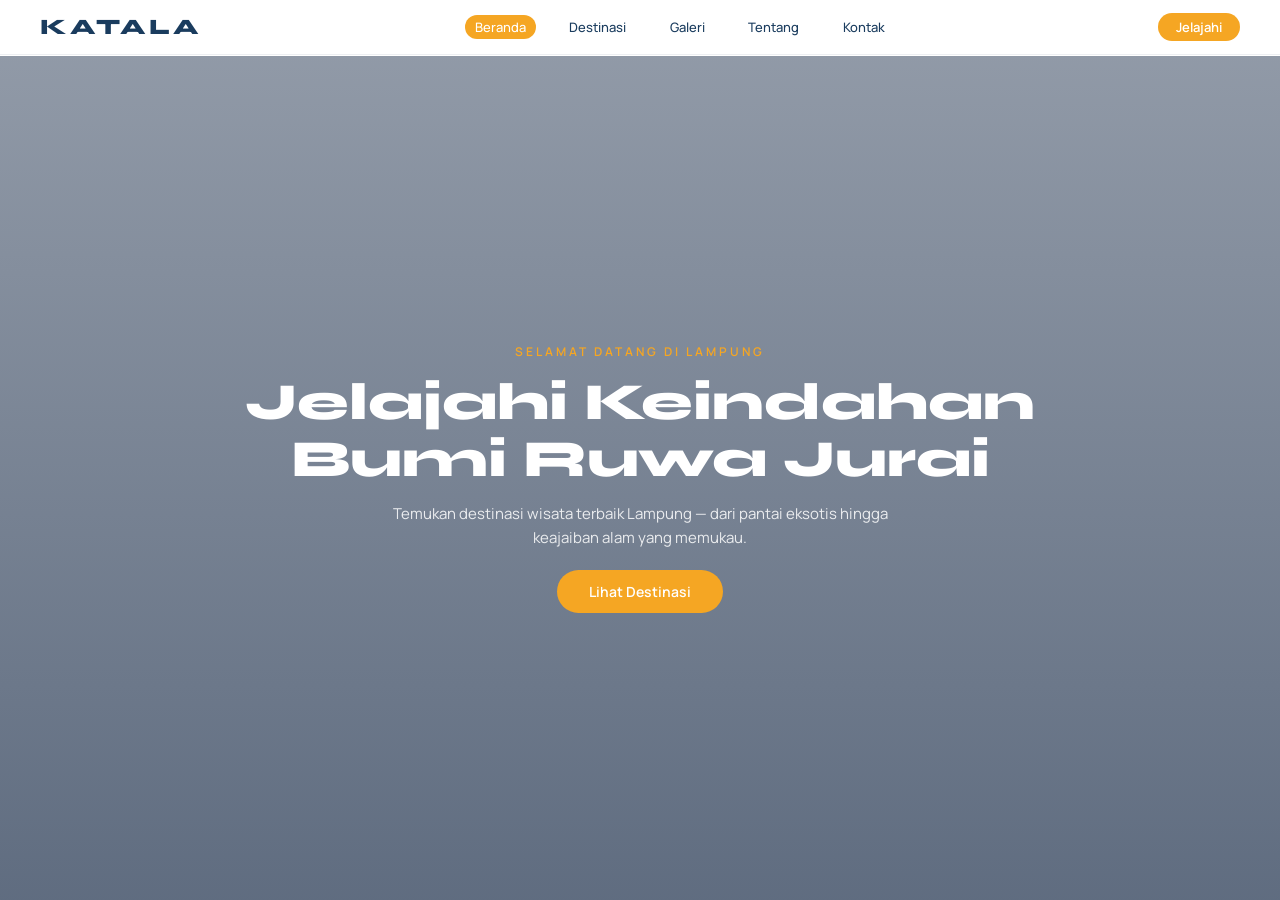
<file: index.html>
<!DOCTYPE html>
<html lang="id">
<head>
    <meta charset="UTF-8">
    <meta name="viewport" content="width=device-width, initial-scale=1.0">
    <link href="index.css" rel="stylesheet"/>
    <title>Katala - Jelajahi Lampung</title>
</head>
<body>
    <nav>
        <div class="logo">KATALA</div>
        <div class="nav-link">
            <a href="index.html" class="nav-active">Beranda</a>
            <a href="destinasi.html">Destinasi</a>
            <a href="galeri.html">Galeri</a>
            <a href="about.html">Tentang</a>
            <a href="kontak.html">Kontak</a>
        </div>
        <button class="ct">Jelajahi</button>
    </nav>

    <div class="page">
        <section class="hero">
            <div class="hero-overlay"></div>
            <div class="hero-content">
                <p class="hero-sub">Selamat Datang di Lampung</p>
                <h1 class="hero-title">Jelajahi Keindahan<br>Bumi Ruwa Jurai</h1>
                <p class="hero-desc">Temukan destinasi wisata terbaik Lampung — dari pantai eksotis hingga keajaiban alam yang memukau.</p>
                <a href="destinasi.html"><button class="hero-btn">Lihat Destinasi</button></a>
            </div>
        </section>
    </div>
</body>
</html>
</file>
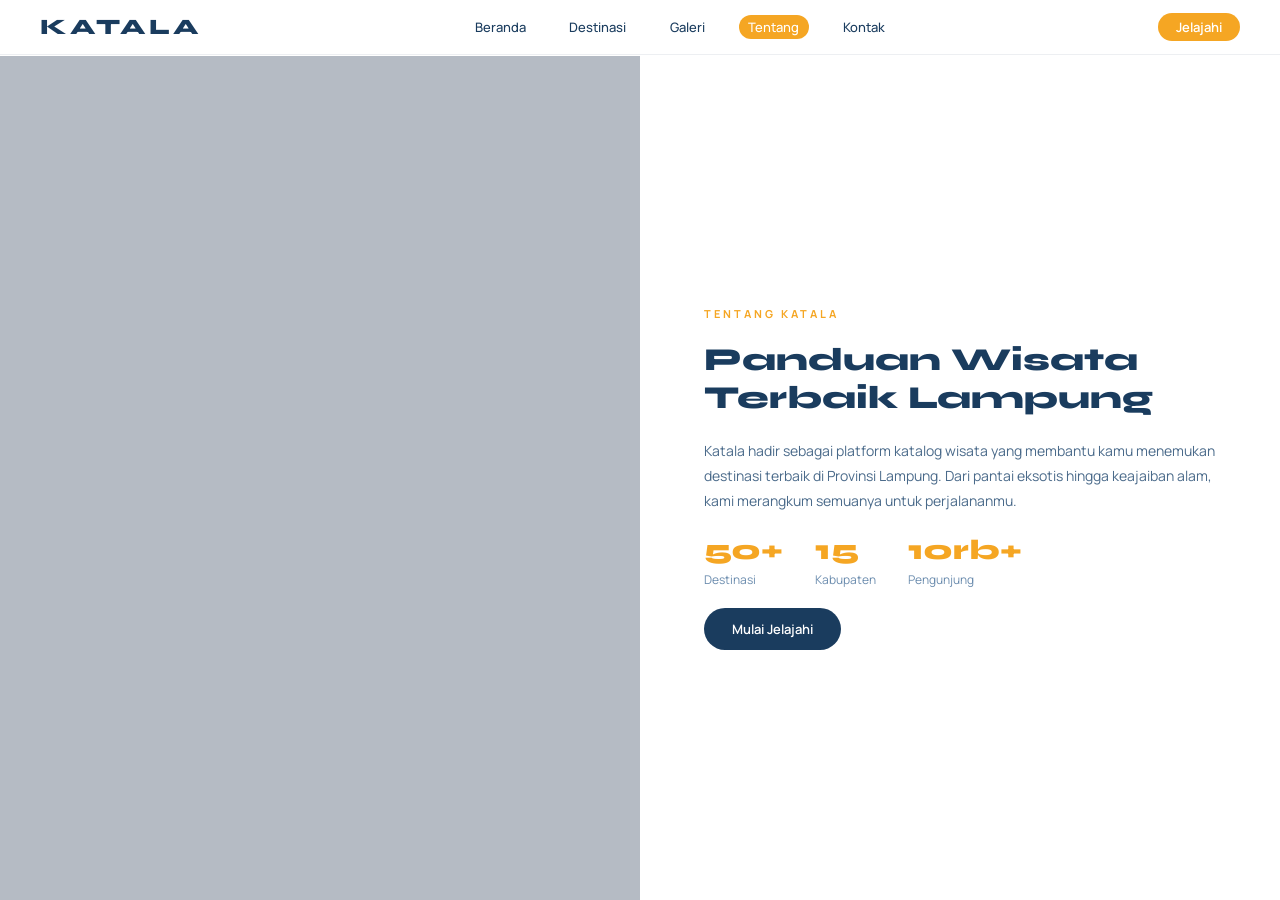
<file: about.html>
<!DOCTYPE html>
<html lang="id">
<head>
    <meta charset="UTF-8">
    <meta name="viewport" content="width=device-width, initial-scale=1.0">
    <link href="about.css" rel="stylesheet"/>
    <title>Tentang - Katala</title>
</head>
<body>
    <nav>
        <div class="logo">KATALA</div>
        <div class="nav-link">
            <a href="index.html">Beranda</a>
            <a href="destinasi.html">Destinasi</a>
            <a href="galeri.html">Galeri</a>
            <a href="about.html" class="nav-active">Tentang</a>
            <a href="kontak.html">Kontak</a>
        </div>
        <button class="ct">Jelajahi</button>
    </nav>

    <div class="page">
        <div class="about-page">
            <div class="about-img-side">
                <div class="about-img-overlay"></div>
            </div>
            <div class="about-text-side">
                <p class="about-tag">Tentang Katala</p>
                <h1 class="about-title">Panduan Wisata<br>Terbaik Lampung</h1>
                <p class="about-desc">Katala hadir sebagai platform katalog wisata yang membantu kamu menemukan destinasi terbaik di Provinsi Lampung. Dari pantai eksotis hingga keajaiban alam, kami merangkum semuanya untuk perjalananmu.</p>
                <div class="about-stats">
                    <div class="stat">
                        <p class="stat-num">50+</p>
                        <p class="stat-label">Destinasi</p>
                    </div>
                    <div class="stat">
                        <p class="stat-num">15</p>
                        <p class="stat-label">Kabupaten</p>
                    </div>
                    <div class="stat">
                        <p class="stat-num">10rb+</p>
                        <p class="stat-label">Pengunjung</p>
                    </div>
                </div>
                <a href="destinasi.html"><button class="about-btn">Mulai Jelajahi</button></a>
            </div>
        </div>
    </div>
</body>
</html>
</file>
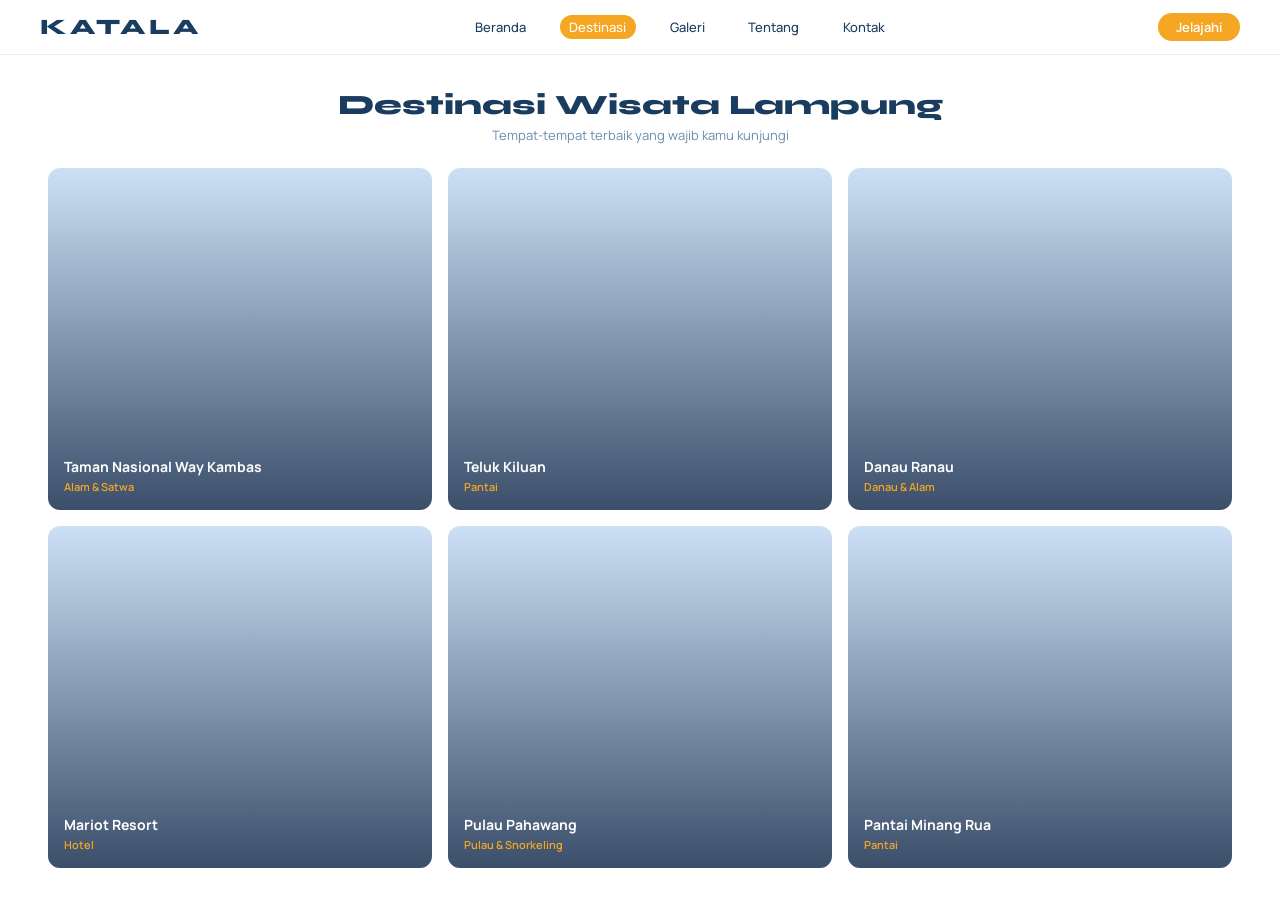
<file: destinasi.html>
<!DOCTYPE html>
<html lang="id">
<head>
    <meta charset="UTF-8">
    <meta name="viewport" content="width=device-width, initial-scale=1.0">
    <link href="destinasi.css" rel="stylesheet"/>
    <title>Destinasi - Katala</title>
</head>
<body>
    <nav>
        <div class="logo">KATALA</div>
        <div class="nav-link">
            <a href="index.html">Beranda</a>
            <a href="destinasi.html" class="nav-active">Destinasi</a>
            <a href="galeri.html">Galeri</a>
            <a href="about.html">Tentang</a>
            <a href="kontak.html">Kontak</a>
        </div>
        <button class="ct">Jelajahi</button>
    </nav>

    <div class="page">
        <div class="destinasi-page">
            <div class="page-header">
                <h1 class="page-title">Destinasi Wisata Lampung</h1>
                <p class="page-sub">Tempat-tempat terbaik yang wajib kamu kunjungi</p>
            </div>
            <div class="destinasi-grid">
                <div class="dest-card">
                    <div class="dest-img" style="background-image: url(https://static.republika.co.id/uploads/images/inpicture_slide/tiga-ekor-gajah-sumatra-elephas-maximus-sumatranus-jinak-yang_201222230353-454.jpg);"></div>
                    <div class="dest-overlay"></div>
                    <div class="dest-info">
                        <p class="dest-name">Taman Nasional Way Kambas</p>
                        <p class="dest-tag">Alam & Satwa</p>
                    </div>
                </div>
                <div class="dest-card">
                    <div class="dest-img" style="background-image: url(https://i.pinimg.com/1200x/42/0f/18/420f18b50910f004c21e5b44c433cdfd.jpg);"></div>
                    <div class="dest-overlay"></div>
                    <div class="dest-info">
                        <p class="dest-name">Teluk Kiluan</p>
                        <p class="dest-tag">Pantai</p>
                    </div>
                </div>
                <div class="dest-card">
                    <div class="dest-img" style="background-image: url(https://nusantarainfo.com/wp-content/uploads/2023/04/Alun-Alun-Danau-Ranau.png);"></div>
                    <div class="dest-overlay"></div>
                    <div class="dest-info">
                        <p class="dest-name">Danau Ranau</p>
                        <p class="dest-tag">Danau & Alam</p>
                    </div>
                </div>
                <div class="dest-card">
                    <div class="dest-img" style="background-image: url(https://i.pinimg.com/736x/74/b5/c0/74b5c067e22fd48bc5242b081e479033.jpg);"></div>
                    <div class="dest-overlay"></div>
                    <div class="dest-info">
                        <p class="dest-name">Mariot Resort</p>
                        <p class="dest-tag">Hotel</p>
                    </div>
                </div>
                <div class="dest-card">
                    <div class="dest-img" style="background-image: url(https://i.pinimg.com/736x/f7/3c/66/f73c666e0a04e03a43a609a07384853b.jpg);"></div>
                    <div class="dest-overlay"></div>
                    <div class="dest-info">
                        <p class="dest-name">Pulau Pahawang</p>
                        <p class="dest-tag">Pulau & Snorkeling</p>
                    </div>
                </div>
                <div class="dest-card">
                    <div class="dest-img" style="background-image: url(https://i.pinimg.com/1200x/b4/fc/6c/b4fc6ccd210ade0ea34fa2821a1feda1.jpg);"></div>
                    <div class="dest-overlay"></div>
                    <div class="dest-info">
                        <p class="dest-name">Pantai Minang Rua </p>
                        <p class="dest-tag">Pantai</p>
                    </div>
                </div>
            </div>
        </div>
    </div>
</body>
</html>
</file>
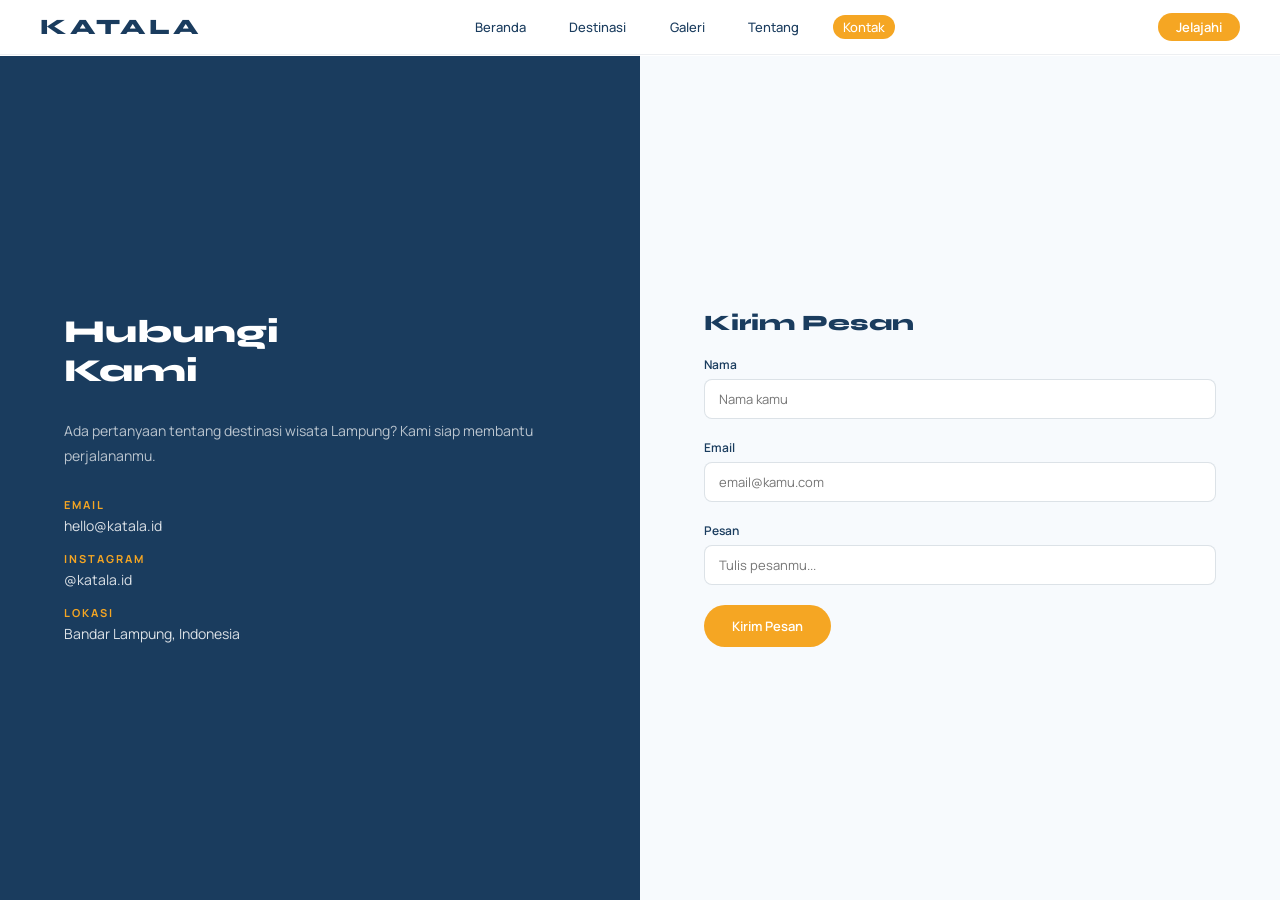
<file: kontak.html>
<!DOCTYPE html>
<html lang="id">
<head>
    <meta charset="UTF-8">
    <meta name="viewport" content="width=device-width, initial-scale=1.0">
    <link href="kontak.css" rel="stylesheet"/>
    <title>Kontak - Katala</title>
</head>
<body>
    <nav>
        <div class="logo">KATALA</div>
        <div class="nav-link">
            <a href="index.html">Beranda</a>
            <a href="destinasi.html">Destinasi</a>
            <a href="galeri.html">Galeri</a>
            <a href="about.html">Tentang</a>
            <a href="kontak.html" class="nav-active">Kontak</a>
        </div>
        <button class="ct">Jelajahi</button>
    </nav>

    <div class="page">
        <div class="kontak-page">
            <div class="kontak-left">
                <h1 class="kontak-title">Hubungi<br>Kami</h1>
                <p class="kontak-desc">Ada pertanyaan tentang destinasi wisata Lampung? Kami siap membantu perjalananmu.</p>
                <div class="kontak-info-list">
                    <div class="kontak-info-item">
                        <p class="kontak-info-label">Email</p>
                        <p class="kontak-info-value">hello@katala.id</p>
                    </div>
                    <div class="kontak-info-item">
                        <p class="kontak-info-label">Instagram</p>
                        <p class="kontak-info-value">@katala.id</p>
                    </div>
                    <div class="kontak-info-item">
                        <p class="kontak-info-label">Lokasi</p>
                        <p class="kontak-info-value">Bandar Lampung, Indonesia</p>
                    </div>
                </div>
            </div>
            <div class="kontak-right">
                <h2 class="kontak-form-title">Kirim Pesan</h2>
                <div class="kontak-form-group">
                    <label class="kontak-label">Nama</label>
                    <input class="kontak-input" type="text" placeholder="Nama kamu">
                </div>
                <div class="kontak-form-group">
                    <label class="kontak-label">Email</label>
                    <input class="kontak-input" type="email" placeholder="email@kamu.com">
                </div>
                <div class="kontak-form-group">
                    <label class="kontak-label">Pesan</label>
                    <input class="kontak-input" type="text" placeholder="Tulis pesanmu...">
                </div>
                <button class="kontak-btn">Kirim Pesan</button>
            </div>
        </div>
    </div>
</body>
</html>
</file>
<file: index.css>
@import url('https://fonts.googleapis.com/css2?family=Manrope:wght@200..800&display=swap');
@import url('https://fonts.googleapis.com/css2?family=Syne:wght@700;800&display=swap');

* {
    font-family: "Manrope", sans-serif;
    box-sizing: border-box;
    margin: 0;
    padding: 0;
}

body {
    background: #ffffff;
    color: #1a3c5e;
    height: 100vh;
    overflow: hidden;
}

nav {
    display: flex;
    justify-content: space-between;
    align-items: center;
    padding: 0.8em 2.5em;
    position: fixed;
    top: 0;
    width: 100%;
    background: rgba(255,255,255,0.92);
    backdrop-filter: blur(10px);
    border-bottom: 1px solid rgba(26,60,94,0.08);
    z-index: 1000;
}

.logo {
    font-family: "Syne", sans-serif;
    font-size: 22px;
    font-weight: 800;
    color: #1a3c5e;
    letter-spacing: 3px;
}

.nav-link {
    display: flex;
    gap: 24px;
}

.nav-link a {
    color: #1a3c5e;
    text-decoration: none;
    font-size: 13px;
    font-weight: 500;
    border-radius: 999px;
    padding: 0.2em 0.75em;
    transition: 0.2s;
}

.nav-link a:hover {
    background-color: #1a3c5e;
    color: #ffffff;
}

.nav-link a.nav-active {
    background-color: #f5a623;
    color: #ffffff;
}

button.ct {
    background-color: #f5a623;
    color: white;
    border-radius: 999px;
    padding: 0.4em 1.4em;
    font-size: 13px;
    border: none;
    cursor: pointer;
    font-weight: 600;
    transition: 0.2s;
}

button.ct:hover {
    background-color: #e09510;
}

.page {
    height: 100vh;
    padding-top: 56px;
    display: flex;
    flex-direction: column;
}

.hero {
    flex: 1;
    background-image: url(https://i.pinimg.com/1200x/c8/68/43/c868435957790a0a5947501d864f6f12.jpg);
    background-size: cover;
    background-position: center;
    position: relative;
    display: flex;
    align-items: center;
    justify-content: center;
}

.hero-overlay {
    position: absolute;
    inset: 0;
    background: linear-gradient(to bottom, rgba(10,30,60,0.45), rgba(10,30,60,0.65));
}

.hero-content {
    position: relative;
    text-align: center;
    color: white;
    display: flex;
    flex-direction: column;
    align-items: center;
    gap: 14px;
    padding: 0 2em;
}

.hero-sub {
    font-size: 12px;
    letter-spacing: 3px;
    text-transform: uppercase;
    color: #f5a623;
    font-weight: 600;
}

.hero-title {
    font-family: "Syne", sans-serif;
    font-size: 52px;
    font-weight: 800;
    line-height: 1.1;
    color: #ffffff;
}

.hero-desc {
    font-size: 15px;
    color: rgba(255,255,255,0.85);
    max-width: 500px;
    line-height: 1.6;
}

.hero-btn {
    background-color: #f5a623;
    color: white;
    border: none;
    border-radius: 999px;
    padding: 12px 32px;
    font-size: 14px;
    font-weight: 600;
    cursor: pointer;
    transition: 0.2s;
    margin-top: 6px;
}

.hero-btn:hover {
    background-color: #e09510;
}
</file>
<file: about.css>
@import url('https://fonts.googleapis.com/css2?family=Manrope:wght@200..800&display=swap');
@import url('https://fonts.googleapis.com/css2?family=Syne:wght@700;800&display=swap');

* {
    font-family: "Manrope", sans-serif;
    box-sizing: border-box;
    margin: 0;
    padding: 0;
}

body {
    background: #ffffff;
    color: #1a3c5e;
    height: 100vh;
    overflow: hidden;
}

nav {
    display: flex;
    justify-content: space-between;
    align-items: center;
    padding: 0.8em 2.5em;
    position: fixed;
    top: 0;
    width: 100%;
    background: rgba(255,255,255,0.92);
    backdrop-filter: blur(10px);
    border-bottom: 1px solid rgba(26,60,94,0.08);
    z-index: 1000;
}

.logo {
    font-family: "Syne", sans-serif;
    font-size: 22px;
    font-weight: 800;
    color: #1a3c5e;
    letter-spacing: 3px;
}

.nav-link {
    display: flex;
    gap: 24px;
}

.nav-link a {
    color: #1a3c5e;
    text-decoration: none;
    font-size: 13px;
    font-weight: 500;
    border-radius: 999px;
    padding: 0.2em 0.75em;
    transition: 0.2s;
}

.nav-link a:hover {
    background-color: #1a3c5e;
    color: #ffffff;
}

.nav-link a.nav-active {
    background-color: #f5a623;
    color: #ffffff;
}

button.ct {
    background-color: #f5a623;
    color: white;
    border-radius: 999px;
    padding: 0.4em 1.4em;
    font-size: 13px;
    border: none;
    cursor: pointer;
    font-weight: 600;
    transition: 0.2s;
}

button.ct:hover {
    background-color: #e09510;
}

.page {
    height: 100vh;
    padding-top: 56px;
    display: flex;
    flex-direction: column;
}

.about-page {
    flex: 1;
    display: grid;
    grid-template-columns: 1fr 1fr;
}

.about-img-side {
    background-image: url(https://i.pinimg.com/736x/a3/7f/d8/a37fd84c06d58653ae9612d04b7d9562.jpg);
    background-size: cover;
    background-position: center;
    position: relative;
}

.about-img-overlay {
    position: absolute;
    inset: 0;
    background: rgba(10,30,60,0.3);
}

.about-text-side {
    display: flex;
    flex-direction: column;
    justify-content: center;
    padding: 4em;
    gap: 20px;
}

.about-tag {
    font-size: 11px;
    font-weight: 700;
    letter-spacing: 3px;
    color: #f5a623;
    text-transform: uppercase;
}

.about-title {
    font-family: "Syne", sans-serif;
    font-size: 32px;
    font-weight: 800;
    color: #1a3c5e;
    line-height: 1.2;
}

.about-desc {
    font-size: 14px;
    color: #4a6a8a;
    line-height: 1.8;
}

.about-stats {
    display: flex;
    gap: 32px;
}

.stat {
    display: flex;
    flex-direction: column;
    gap: 4px;
}

.stat-num {
    font-family: "Syne", sans-serif;
    font-size: 28px;
    font-weight: 800;
    color: #f5a623;
}

.stat-label {
    font-size: 12px;
    color: #6b8cae;
}

.about-btn {
    background-color: #1a3c5e;
    color: white;
    border: none;
    border-radius: 999px;
    padding: 12px 28px;
    font-size: 13px;
    font-weight: 600;
    cursor: pointer;
    width: fit-content;
    transition: 0.2s;
}

.about-btn:hover {
    background-color: #f5a623;
}
</file>
<file: destinasi.css>
@import url('https://fonts.googleapis.com/css2?family=Manrope:wght@200..800&display=swap');
@import url('https://fonts.googleapis.com/css2?family=Syne:wght@700;800&display=swap');

* {
    font-family: "Manrope", sans-serif;
    box-sizing: border-box;
    margin: 0;
    padding: 0;
}

body {
    background: #ffffff;
    color: #1a3c5e;
    height: 100vh;
    overflow: hidden;
}

nav {
    display: flex;
    justify-content: space-between;
    align-items: center;
    padding: 0.8em 2.5em;
    position: fixed;
    top: 0;
    width: 100%;
    background: rgba(255,255,255,0.92);
    backdrop-filter: blur(10px);
    border-bottom: 1px solid rgba(26,60,94,0.08);
    z-index: 1000;
}

.logo {
    font-family: "Syne", sans-serif;
    font-size: 22px;
    font-weight: 800;
    color: #1a3c5e;
    letter-spacing: 3px;
}

.nav-link {
    display: flex;
    gap: 24px;
}

.nav-link a {
    color: #1a3c5e;
    text-decoration: none;
    font-size: 13px;
    font-weight: 500;
    border-radius: 999px;
    padding: 0.2em 0.75em;
    transition: 0.2s;
}

.nav-link a:hover {
    background-color: #1a3c5e;
    color: #ffffff;
}

.nav-link a.nav-active {
    background-color: #f5a623;
    color: #ffffff;
}

button.ct {
    background-color: #f5a623;
    color: white;
    border-radius: 999px;
    padding: 0.4em 1.4em;
    font-size: 13px;
    border: none;
    cursor: pointer;
    font-weight: 600;
    transition: 0.2s;
}

button.ct:hover {
    background-color: #e09510;
}

.page {
    height: 100vh;
    padding-top: 56px;
    display: flex;
    flex-direction: column;
}

.destinasi-page {
    flex: 1;
    display: flex;
    flex-direction: column;
    padding: 2em 3em;
    gap: 1.5em;
}

.page-header {
    text-align: center;
}

.page-title {
    font-family: "Syne", sans-serif;
    font-size: 28px;
    font-weight: 800;
    color: #1a3c5e;
}

.page-sub {
    font-size: 13px;
    color: #6b8cae;
    margin-top: 4px;
}

.destinasi-grid {
    display: grid;
    grid-template-columns: repeat(3, 1fr);
    gap: 16px;
    flex: 1;
}

.dest-card {
    border-radius: 12px;
    overflow: hidden;
    position: relative;
    cursor: pointer;
}

.dest-img {
    position: absolute;
    inset: 0;
    background-color: #cce0f5;
    background-size: cover;
    background-position: center;
}

.dest-overlay {
    position: absolute;
    inset: 0;
    background: linear-gradient(to top, rgba(10,30,60,0.75), transparent);
}

.dest-info {
    position: absolute;
    bottom: 0;
    padding: 16px;
}

.dest-name {
    font-size: 14px;
    font-weight: 700;
    color: #ffffff;
}

.dest-tag {
    font-size: 11px;
    color: #f5a623;
    font-weight: 600;
    margin-top: 3px;
}
</file>
<file: kontak.css>
@import url('https://fonts.googleapis.com/css2?family=Manrope:wght@200..800&display=swap');
@import url('https://fonts.googleapis.com/css2?family=Syne:wght@700;800&display=swap');

* {
    font-family: "Manrope", sans-serif;
    box-sizing: border-box;
    margin: 0;
    padding: 0;
}

body {
    background: #ffffff;
    color: #1a3c5e;
    height: 100vh;
    overflow: hidden;
}

nav {
    display: flex;
    justify-content: space-between;
    align-items: center;
    padding: 0.8em 2.5em;
    position: fixed;
    top: 0;
    width: 100%;
    background: rgba(255,255,255,0.92);
    backdrop-filter: blur(10px);
    border-bottom: 1px solid rgba(26,60,94,0.08);
    z-index: 1000;
}

.logo {
    font-family: "Syne", sans-serif;
    font-size: 22px;
    font-weight: 800;
    color: #1a3c5e;
    letter-spacing: 3px;
}

.nav-link {
    display: flex;
    gap: 24px;
}

.nav-link a {
    color: #1a3c5e;
    text-decoration: none;
    font-size: 13px;
    font-weight: 500;
    border-radius: 999px;
    padding: 0.2em 0.75em;
    transition: 0.2s;
}

.nav-link a:hover {
    background-color: #1a3c5e;
    color: #ffffff;
}

.nav-link a.nav-active {
    background-color: #f5a623;
    color: #ffffff;
}

button.ct {
    background-color: #f5a623;
    color: white;
    border-radius: 999px;
    padding: 0.4em 1.4em;
    font-size: 13px;
    border: none;
    cursor: pointer;
    font-weight: 600;
    transition: 0.2s;
}

button.ct:hover {
    background-color: #e09510;
}

.page {
    height: 100vh;
    padding-top: 56px;
    display: flex;
    flex-direction: column;
}

.kontak-page {
    flex: 1;
    display: grid;
    grid-template-columns: 1fr 1fr;
}

.kontak-left {
    background-color: #1a3c5e;
    display: flex;
    flex-direction: column;
    justify-content: center;
    padding: 4em;
    gap: 28px;
}

.kontak-title {
    font-family: "Syne", sans-serif;
    font-size: 32px;
    font-weight: 800;
    color: #ffffff;
    line-height: 1.2;
}

.kontak-desc {
    font-size: 14px;
    color: rgba(255,255,255,0.7);
    line-height: 1.8;
}

.kontak-info-list {
    display: flex;
    flex-direction: column;
    gap: 16px;
}

.kontak-info-item {
    display: flex;
    flex-direction: column;
    gap: 4px;
}

.kontak-info-label {
    font-size: 11px;
    font-weight: 700;
    letter-spacing: 2px;
    text-transform: uppercase;
    color: #f5a623;
}

.kontak-info-value {
    font-size: 14px;
    color: rgba(255,255,255,0.85);
}

.kontak-right {
    background-color: #f7fafd;
    display: flex;
    flex-direction: column;
    justify-content: center;
    padding: 4em;
    gap: 20px;
}

.kontak-form-title {
    font-family: "Syne", sans-serif;
    font-size: 22px;
    font-weight: 800;
    color: #1a3c5e;
}

.kontak-form-group {
    display: flex;
    flex-direction: column;
    gap: 6px;
}

.kontak-label {
    font-size: 12px;
    font-weight: 600;
    color: #1a3c5e;
}

.kontak-input {
    padding: 10px 14px;
    border: 1.5px solid rgba(26,60,94,0.15);
    border-radius: 8px;
    font-size: 13px;
    font-family: "Manrope", sans-serif;
    color: #1a3c5e;
    background-color: #ffffff;
    outline: none;
    transition: 0.2s;
}

.kontak-input:focus {
    border-color: #f5a623;
}

.kontak-btn {
    background-color: #f5a623;
    color: white;
    border: none;
    border-radius: 999px;
    padding: 12px 28px;
    font-size: 13px;
    font-weight: 600;
    cursor: pointer;
    width: fit-content;
    transition: 0.2s;
}

.kontak-btn:hover {
    background-color: #e09510;
}
</file>
